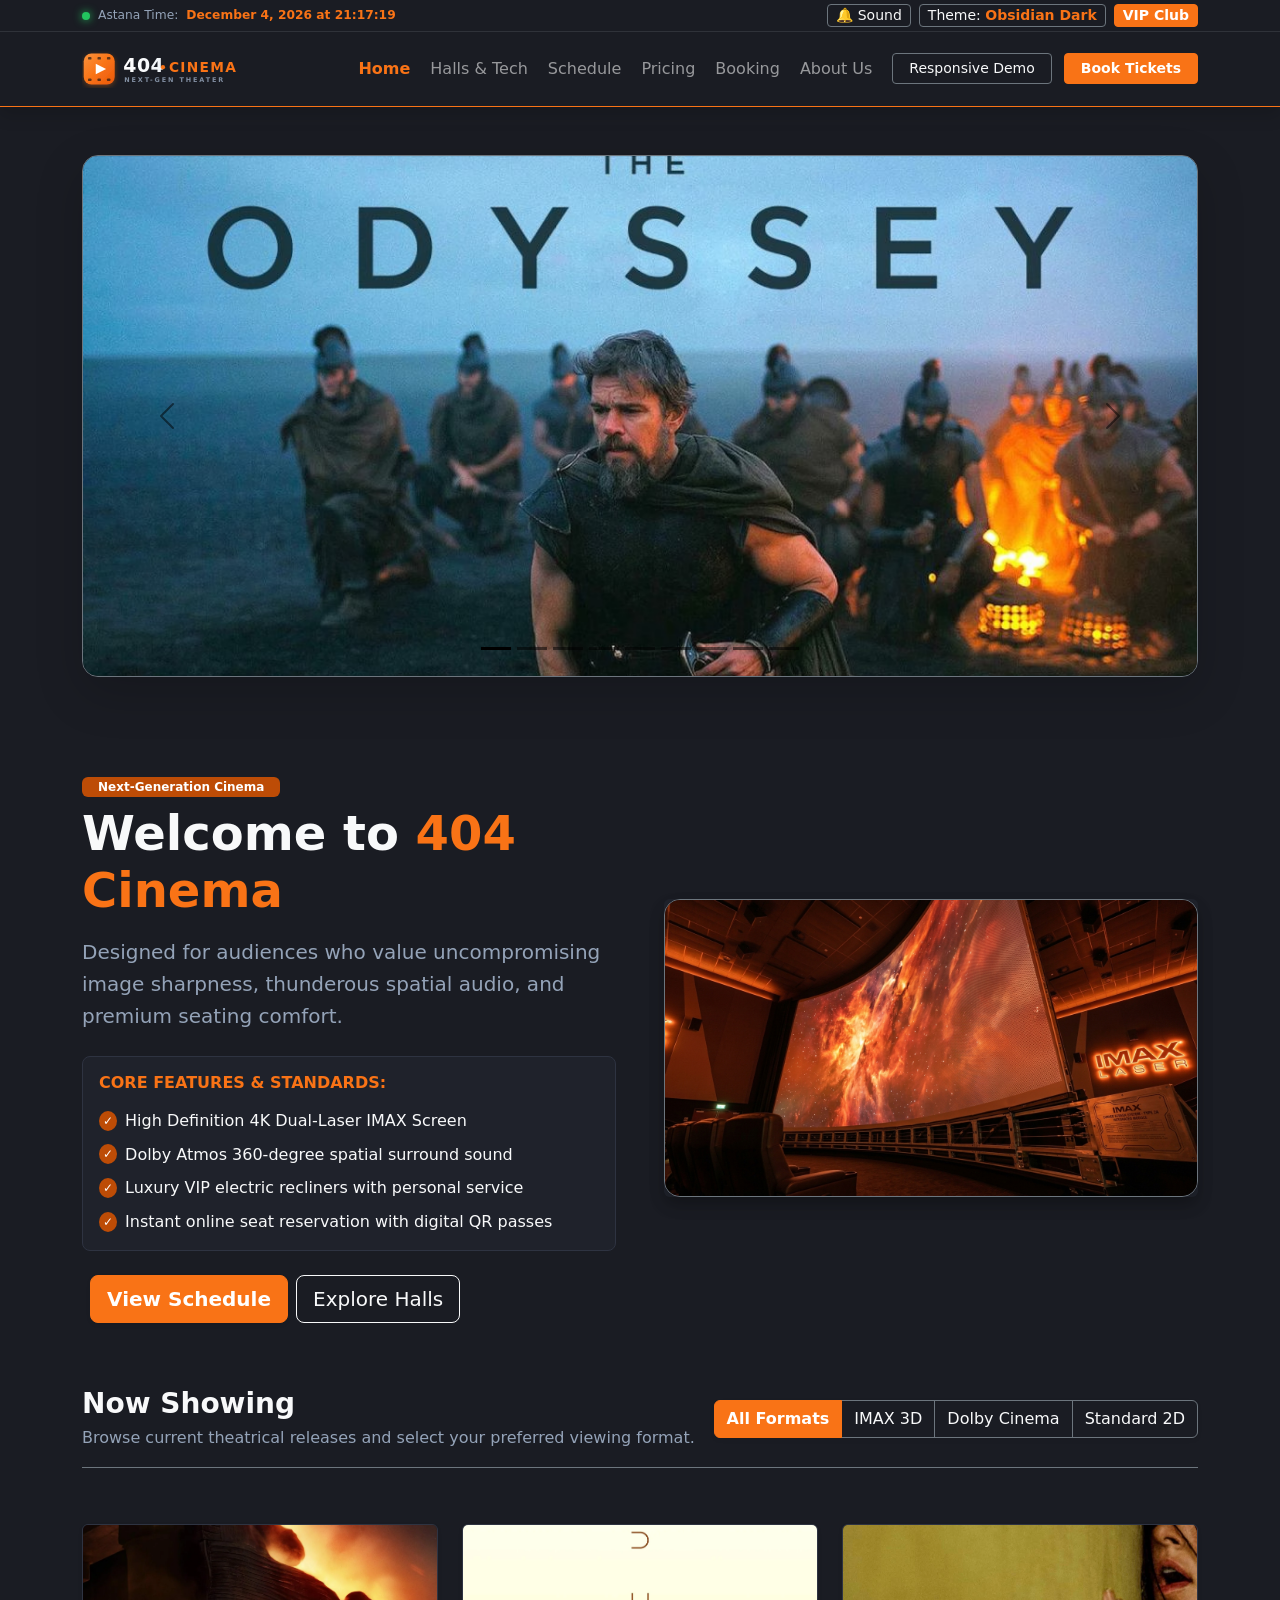
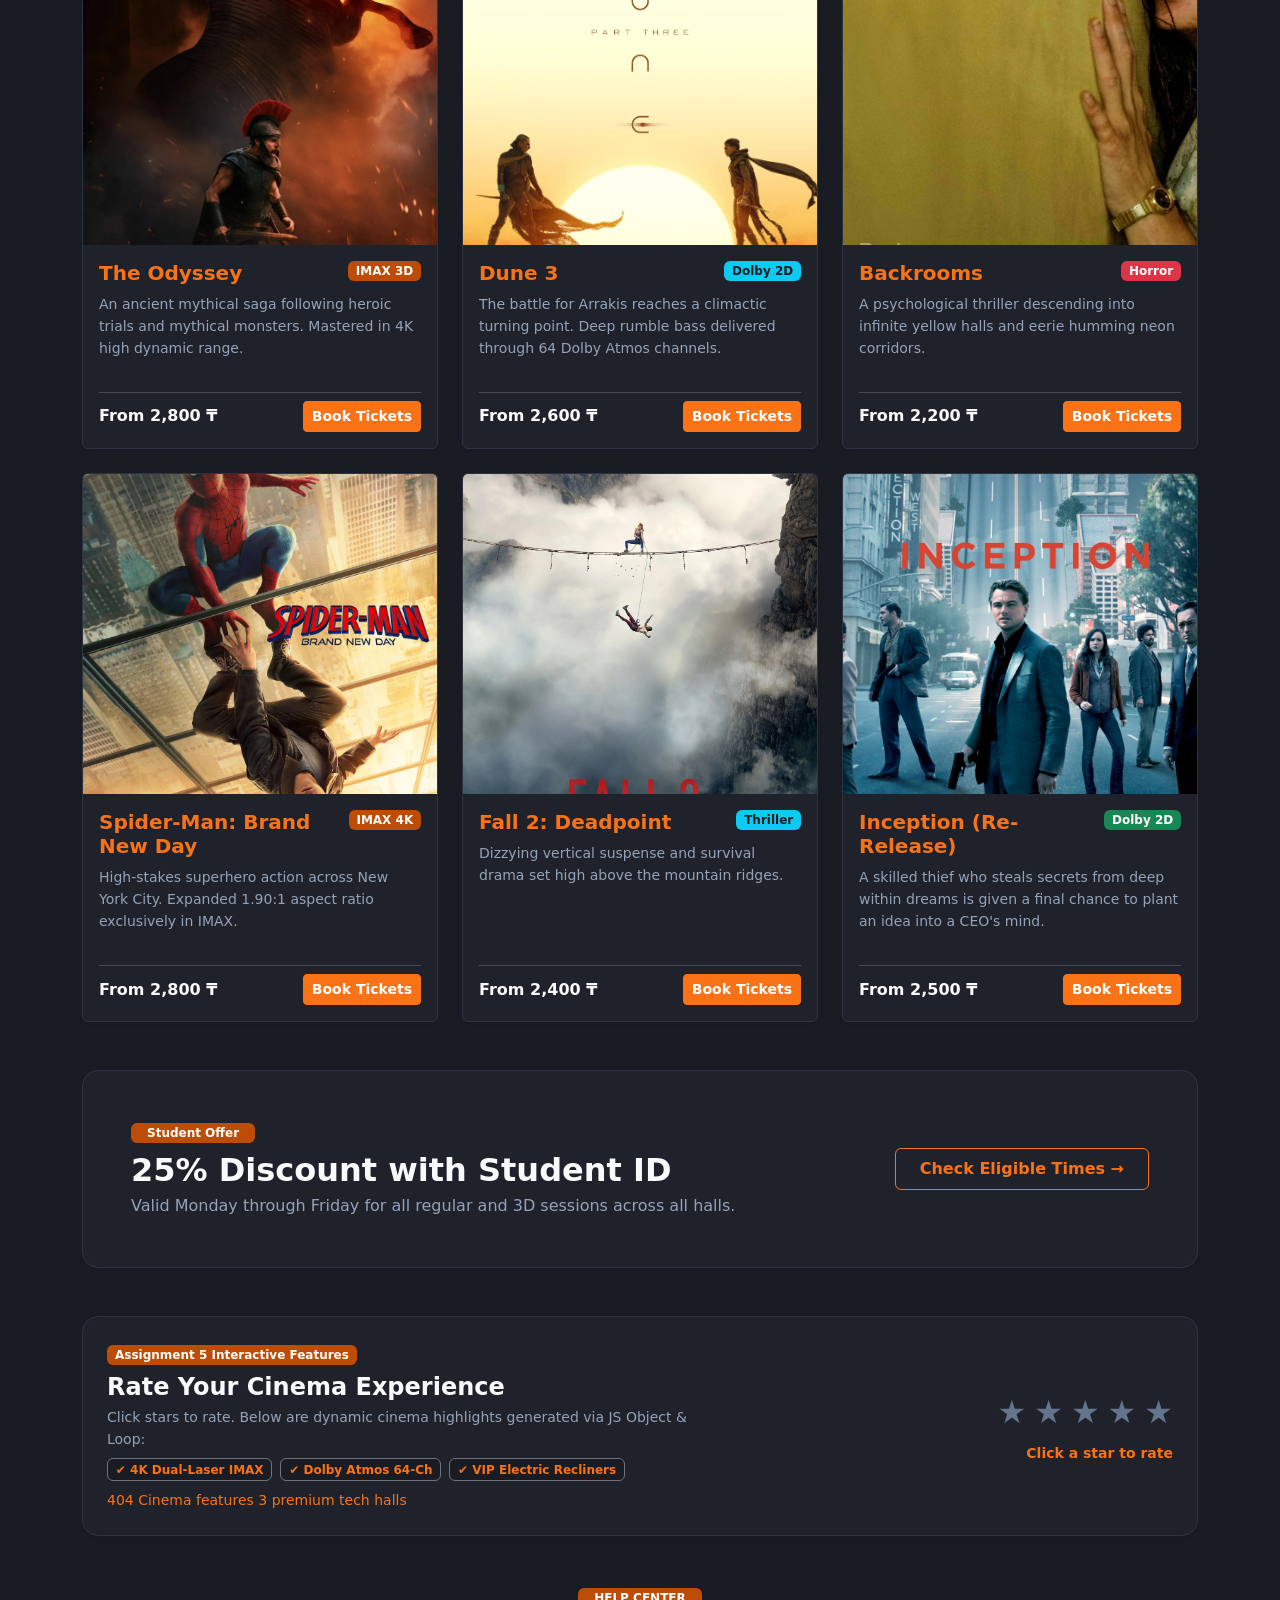
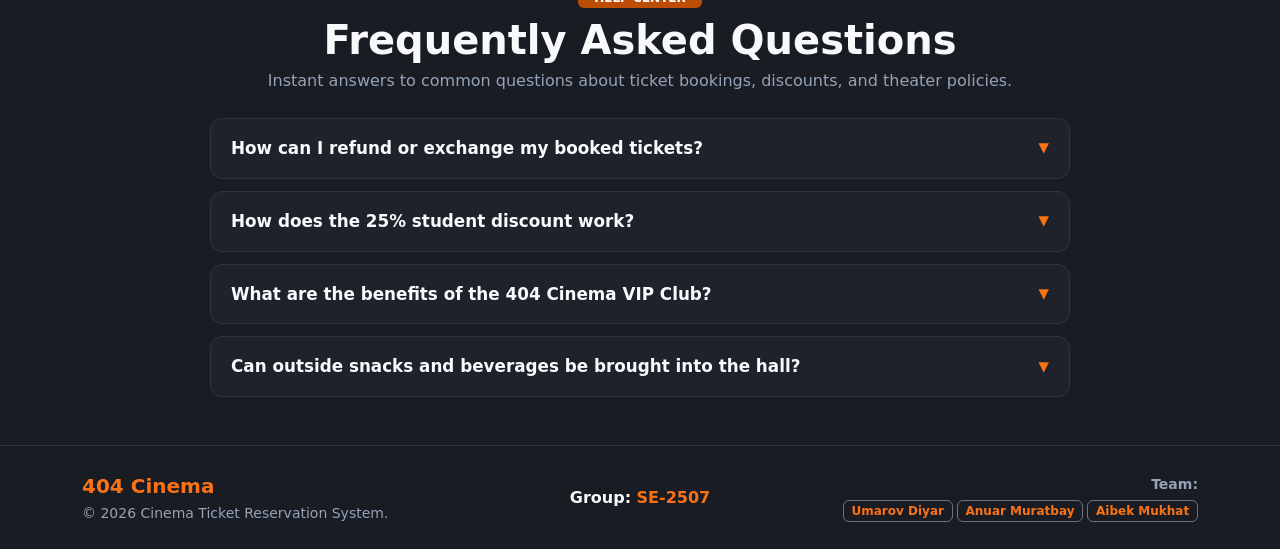
<file: index.html>
<!DOCTYPE html>
<html lang="en" data-bs-theme="dark">
<head>
  <!-- 
    Authors: Umarov Diyar, Anuar Muratbay, Aibek Mukhat
    Group: SE-2507
  -->
  <meta charset="UTF-8">
  <meta name="viewport" content="width=device-width, initial-scale=1.0">
  <title>404 Cinema - Ultimate Movie Experience</title>

  <!-- Bootstrap connection -->
  <link href="https://cdn.jsdelivr.net/npm/bootstrap@5.3.3/dist/css/bootstrap.min.css" rel="stylesheet" integrity="sha384-QWTKZyjpPEjISv5WaRU9OFeRpok6YctnYmDr5pNlyT2bRjXh0JMhjY6hW+ALEwIH" crossorigin="anonymous">

  <!-- Custom CSS -->
  <link rel="stylesheet" href="css/style.css">
</head>
<body class="bg-dark text-light d-flex flex-column min-vh-100">

  <!-- Main Navigation Bar & Header Utility -->
  <header class="sticky-top shadow">
    <!-- Utility Bar: Live Clock & Theme Switcher -->
    <div class="bg-black border-bottom border-secondary border-opacity-25 py-1 px-3 small text-secondary">
      <div class="container d-flex justify-content-between align-items-center flex-wrap gap-2">
        <!-- Live Clock -->
        <div class="d-flex align-items-center gap-2" id="liveClock">
          <span class="clock-pulse-dot" title="Live Clock Active"></span>
          <span class="text-secondary small">Astana Time:</span>
          <span id="clockText" class="fw-semibold text-warning small">Loading time...</span>
        </div>

        <!-- Theme Switcher, Sound & VIP Club Modal Trigger -->
        <div class="d-flex align-items-center gap-2 ms-auto">
          <button id="soundBtn" type="button" class="btn btn-sm btn-outline-secondary text-light py-0 px-2" title="Play notification sound">🔔 Sound</button>
          <button id="themeToggleBtn" type="button" class="btn btn-sm btn-outline-secondary text-light py-0 px-2" title="Click to switch background theme">
            <span class="d-none d-sm-inline">Theme:</span> <span id="themeNameLabel" class="text-warning fw-bold">Obsidian Dark</span>
          </button>
          <button type="button" class="btn btn-sm btn-warning text-white fw-bold py-0 px-2 js-open-modal" title="Open VIP Club Registration Form">
            VIP Club
          </button>
        </div>
      </div>
    </div>

    <nav class="navbar navbar-expand-lg navbar-dark bg-black border-bottom border-warning py-3" aria-label="Main Navigation">
      <div class="container">
        <a class="navbar-brand d-inline-flex align-items-center py-0" href="index.html" aria-label="404 Cinema Home">
          <img src="images/logo.svg" alt="404 Cinema" height="38" class="d-inline-block">
        </a>
        <button class="navbar-toggler border-warning" type="button" data-bs-toggle="collapse" data-bs-target="#navbarMain" aria-controls="navbarMain" aria-expanded="false" aria-label="Toggle navigation menu">
          <span class="navbar-toggler-icon"></span>
        </button>

        <div class="collapse navbar-collapse" id="navbarMain">
          <ul class="navbar-nav ms-auto mb-2 mb-lg-0 gap-lg-1 align-items-lg-center">
            <li class="nav-item">
              <a class="nav-link active fw-semibold text-warning" aria-current="page" href="index.html">Home</a>
            </li>
            <li class="nav-item">
              <a class="nav-link" href="halls.html">Halls &amp; Tech</a>
            </li>
            <li class="nav-item">
              <a class="nav-link" href="schedule.html">Schedule</a>
            </li>
            <li class="nav-item">
              <a class="nav-link" href="pricing.html">Pricing</a>
            </li>
            <li class="nav-item">
              <a class="nav-link" href="booking.html">Booking</a>
            </li>
            <li class="nav-item">
              <a class="nav-link" href="about.html">About Us</a>
            </li>
            <li class="nav-item ms-lg-2 mt-2 mt-lg-0">
              <a class="btn btn-outline-secondary btn-sm text-light px-3" href="media-queries.html" title="Pure CSS Media Queries Demonstration">
                Responsive Demo
              </a>
            </li>
            <li class="nav-item ms-lg-2 mt-2 mt-lg-0">
              <a class="btn btn-warning btn-sm text-white fw-bold px-3" href="booking.html">
                Book Tickets
              </a>
            </li>
          </ul>
        </div>
      </div>
    </nav>
  </header>

  <main class="flex-grow-1">

    <!-- Carousel-->
    <section class="container my-4 my-lg-5" aria-label="Featured Movie Premieres">
      <div id="cinemaHeroCarousel" class="carousel slide carousel-fade shadow-lg rounded-4 overflow-hidden border border-secondary" data-bs-ride="carousel" data-bs-interval="4500">
        <!-- 9 Indicators -->
        <div class="carousel-indicators">
          <button type="button" data-bs-target="#cinemaHeroCarousel" data-bs-slide-to="0" class="active" aria-current="true" aria-label="Slide 1: The Odyssey"></button>
          <button type="button" data-bs-target="#cinemaHeroCarousel" data-bs-slide-to="1" aria-label="Slide 2: Dune 3"></button>
          <button type="button" data-bs-target="#cinemaHeroCarousel" data-bs-slide-to="2" aria-label="Slide 3: Spider-Man"></button>
          <button type="button" data-bs-target="#cinemaHeroCarousel" data-bs-slide-to="3" aria-label="Slide 4: Fall 2"></button>
          <button type="button" data-bs-target="#cinemaHeroCarousel" data-bs-slide-to="4" aria-label="Slide 5: Backrooms"></button>
          <button type="button" data-bs-target="#cinemaHeroCarousel" data-bs-slide-to="5" aria-label="Slide 6: Inception"></button>
          <button type="button" data-bs-target="#cinemaHeroCarousel" data-bs-slide-to="6" aria-label="Slide 7: Interstellar"></button>
          <button type="button" data-bs-target="#cinemaHeroCarousel" data-bs-slide-to="7" aria-label="Slide 8: Avatar"></button>
          <button type="button" data-bs-target="#cinemaHeroCarousel" data-bs-slide-to="8" aria-label="Slide 9: The Batman"></button>
        </div>

        <!-- 9 Movie Slides -->
        <div class="carousel-inner">
          <div class="carousel-item active">
            <img src="images/the-odyssey-blu-ray-streaming-date.avif" class="d-block w-100 carousel-hero-img" alt="The Odyssey">
          </div>
          <div class="carousel-item">
            <img src="images/Dune-Part-Three-Horizontal-15-e1783535178816.webp" class="d-block w-100 carousel-hero-img" alt="Dune: Part Three">
          </div>
          <div class="carousel-item">
            <img src="images/spidermannew.jpg" class="d-block w-100 carousel-hero-img" alt="Spider-Man: Brand New Day">
          </div>
          <div class="carousel-item">
            <img src="images/fall_2_11zon_1789143597.webp" class="d-block w-100 carousel-hero-img" alt="Fall 2: Deadpoint">
          </div>
          <div class="carousel-item">
            <img src="images/backroomss.jpg" class="d-block w-100 carousel-hero-img" alt="Backrooms">
          </div>
          <div class="carousel-item">
            <img src="images/inception11.jpg" class="d-block w-100 carousel-hero-img" alt="Inception">
          </div>
          <div class="carousel-item">
            <img src="images/interstell.webp" class="d-block w-100 carousel-hero-img" alt="Interstellar">
          </div>
          <div class="carousel-item">
            <img src="images/avatar.jpg" class="d-block w-100 carousel-hero-img" alt="Avatar: Fire and Ash">
          </div>
          <div class="carousel-item">
            <img src="images/batman2.jpg" class="d-block w-100 carousel-hero-img" alt="The Batman: Part II">
          </div>
        </div>

        <!-- Controls -->
        <button class="carousel-control-prev" type="button" data-bs-target="#cinemaHeroCarousel" data-bs-slide="prev">
          <span class="carousel-control-prev-icon" aria-hidden="true"></span>
          <span class="visually-hidden">Previous</span>
        </button>
        <button class="carousel-control-next" type="button" data-bs-target="#cinemaHeroCarousel" data-bs-slide="next">
          <span class="carousel-control-next-icon" aria-hidden="true"></span>
          <span class="visually-hidden">Next</span>
        </button>
      </div>
    </section>

    <!-- Cinema Experience Intro (2-Column Grid col-lg-6) -->
    <section class="container py-4 py-lg-5" aria-labelledby="experience-heading">
      <div class="row align-items-center g-4 g-lg-5">
        <!-- Column 1 -->
        <div class="col-12 col-lg-6">
          <span class="badge bg-warning text-white mb-2 px-3 py-1">Next-Generation Cinema</span>
          <h1 id="experience-heading" class="display-5 fw-bold text-light mb-3">
            Welcome to <span class="text-warning">404 Cinema</span>
          </h1>
          <p class="lead text-secondary mb-4">
            Designed for audiences who value uncompromising image sharpness, thunderous spatial audio, and premium seating comfort.
          </p>

          <div class="card bg-secondary bg-opacity-10 border-secondary border-opacity-75 p-3 mb-4 rounded-3">
            <h4 class="h6 text-warning text-uppercase fw-bold mb-3">Core Features &amp; Standards:</h4>
            <ul class="list-unstyled mb-0 d-flex flex-column gap-2 text-light">
              <li class="d-flex align-items-center gap-2">
                <span class="badge bg-warning rounded-circle p-1 text-white">&check;</span> High Definition 4K Dual-Laser IMAX Screen
              </li>
              <li class="d-flex align-items-center gap-2">
                <span class="badge bg-warning rounded-circle p-1 text-white">&check;</span> Dolby Atmos 360-degree spatial surround sound
              </li>
              <li class="d-flex align-items-center gap-2">
                <span class="badge bg-warning rounded-circle p-1 text-white">&check;</span> Luxury VIP electric recliners with personal service
              </li>
              <li class="d-flex align-items-center gap-2">
                <span class="badge bg-warning rounded-circle p-1 text-white">&check;</span> Instant online seat reservation with digital QR passes
              </li>
            </ul>
          </div>

          <!-- Action Buttons -->
          <div class="d-flex flex-wrap gap-2 mt-lg-4 px-sm-2">
            <a href="schedule.html" class="btn btn-warning btn-lg fw-bold text-white shadow-sm">
              View Schedule
            </a>
            <a href="halls.html" class="btn btn-outline-light btn-lg">
              Explore Halls
            </a>
          </div>
        </div>

        <!-- Column 2 -->
        <div class="col-12 col-lg-6">
          <div class="card border-0 bg-transparent shadow">
            <img src="images/imax1.jpeg" class="img-fluid rounded-4 shadow border border-secondary" alt="404 Cinema Auditorium">
          </div>
        </div>
      </div>
    </section>

    <!-- Filter Controls Bar -->
    <section class="container pt-3 pb-2" aria-label="Format Filter Controls">
      <div class="d-flex flex-column flex-md-row justify-content-between align-items-md-center gap-3 border-bottom border-secondary pb-3">
        <div>
          <h2 class="h3 fw-bold text-light mb-1">Now Showing</h2>
          <p class="text-secondary mb-0">Browse current theatrical releases and select your preferred viewing format.</p>
        </div>

        <!-- Button Group for Format Filter (Controlled via JS Switch Statement) -->
        <div class="btn-group shadow-sm" role="group" aria-label="Movie Format Filter" id="movieFormatFilterGroup">
          <button type="button" class="btn btn-warning active fw-semibold text-white format-filter-btn" data-filter="all">All Formats</button>
          <button type="button" class="btn btn-outline-secondary text-light format-filter-btn" data-filter="imax">IMAX 3D</button>
          <button type="button" class="btn btn-outline-secondary text-light format-filter-btn" data-filter="dolby">Dolby Cinema</button>
          <button type="button" class="btn btn-outline-secondary text-light format-filter-btn" data-filter="standard">Standard 2D</button>
        </div>
      </div>
    </section>

    <!-- Now Showing: 6 Movies in 3-Column Grid (col-lg-4) -->
    <section class="container py-4 py-lg-5" aria-label="Now Showing Movie Cards">
      <div class="row g-4" id="movieCardsGrid">

        <!-- Movie 1 -->
        <div class="col-12 col-md-6 col-lg-4 movie-card-item" data-category="imax">
          <div class="card h-100 bg-secondary bg-opacity-10 border-secondary border-opacity-75 shadow-sm hover-card">
            <img src="images/i.webp" class="card-img-top object-fit-cover" style="height: 320px;" alt="The Odyssey">
            <div class="card-body d-flex flex-column">
              <div class="d-flex justify-content-between align-items-start mb-2">
                <h5 class="card-title text-warning fw-bold mb-0">The Odyssey</h5>
                <span class="badge bg-warning">IMAX 3D</span>
              </div>
              <p class="card-text text-secondary small flex-grow-1">
                An ancient mythical saga following heroic trials and mythical monsters. Mastered in 4K high dynamic range.
              </p>
              <div class="d-flex justify-content-between align-items-center mt-3 pt-2 border-top border-secondary border-opacity-50">
                <span class="fw-bold text-light">From 2,800 ₸</span>
                <a href="booking.html" class="btn btn-warning btn-sm fw-semibold text-white">Book Tickets</a>
              </div>
            </div>
          </div>
        </div>

        <!-- Movie 2 -->
        <div class="col-12 col-md-6 col-lg-4 movie-card-item" data-category="dolby">
          <div class="card h-100 bg-secondary bg-opacity-10 border-secondary border-opacity-75 shadow-sm hover-card">
            <img src="images/dune.webp" class="card-img-top object-fit-cover" style="height: 320px;" alt="Dune 3">
            <div class="card-body d-flex flex-column">
              <div class="d-flex justify-content-between align-items-start mb-2">
                <h5 class="card-title text-warning fw-bold mb-0">Dune 3</h5>
                <span class="badge bg-info text-dark">Dolby 2D</span>
              </div>
              <p class="card-text text-secondary small flex-grow-1">
                The battle for Arrakis reaches a climactic turning point. Deep rumble bass delivered through 64 Dolby Atmos channels.
              </p>
              <div class="d-flex justify-content-between align-items-center mt-3 pt-2 border-top border-secondary border-opacity-50">
                <span class="fw-bold text-light">From 2,600 ₸</span>
                <a href="booking.html" class="btn btn-warning btn-sm fw-semibold text-white">Book Tickets</a>
              </div>
            </div>
          </div>
        </div>

        <!-- Movie 3 -->
        <div class="col-12 col-md-6 col-lg-4 movie-card-item" data-category="standard">
          <div class="card h-100 bg-secondary bg-opacity-10 border-secondary border-opacity-75 shadow-sm hover-card">
            <img src="images/backrooms.jpg" class="card-img-top object-fit-cover" style="height: 320px;" alt="Backrooms">
            <div class="card-body d-flex flex-column">
              <div class="d-flex justify-content-between align-items-start mb-2">
                <h5 class="card-title text-warning fw-bold mb-0">Backrooms</h5>
                <span class="badge bg-danger">Horror</span>
              </div>
              <p class="card-text text-secondary small flex-grow-1">
                A psychological thriller descending into infinite yellow halls and eerie humming neon corridors.
              </p>
              <div class="d-flex justify-content-between align-items-center mt-3 pt-2 border-top border-secondary border-opacity-50">
                <span class="fw-bold text-light">From 2,200 ₸</span>
                <a href="booking.html" class="btn btn-warning btn-sm fw-semibold text-white">Book Tickets</a>
              </div>
            </div>
          </div>
        </div>

        <!-- Movie 4 -->
        <div class="col-12 col-md-6 col-lg-4 movie-card-item" data-category="imax">
          <div class="card h-100 bg-secondary bg-opacity-10 border-secondary border-opacity-75 shadow-sm hover-card">
            <img src="images/spider.jpg" class="card-img-top object-fit-cover" style="height: 320px;" alt="Spider-Man: Brand New Day">
            <div class="card-body d-flex flex-column">
              <div class="d-flex justify-content-between align-items-start mb-2">
                <h5 class="card-title text-warning fw-bold mb-0">Spider-Man: Brand New Day</h5>
                <span class="badge bg-warning">IMAX 4K</span>
              </div>
              <p class="card-text text-secondary small flex-grow-1">
                High-stakes superhero action across New York City. Expanded 1.90:1 aspect ratio exclusively in IMAX.
              </p>
              <div class="d-flex justify-content-between align-items-center mt-3 pt-2 border-top border-secondary border-opacity-50">
                <span class="fw-bold text-light">From 2,800 ₸</span>
                <a href="booking.html" class="btn btn-warning btn-sm fw-semibold text-white">Book Tickets</a>
              </div>
            </div>
          </div>
        </div>

        <!-- Movie 5 -->
        <div class="col-12 col-md-6 col-lg-4 movie-card-item" data-category="dolby">
          <div class="card h-100 bg-secondary bg-opacity-10 border-secondary border-opacity-75 shadow-sm hover-card">
            <img src="images/fall.jpg" class="card-img-top object-fit-cover" style="height: 320px;" alt="Fall 2: Deadpoint">
            <div class="card-body d-flex flex-column">
              <div class="d-flex justify-content-between align-items-start mb-2">
                <h5 class="card-title text-warning fw-bold mb-0">Fall 2: Deadpoint</h5>
                <span class="badge bg-info text-dark">Thriller</span>
              </div>
              <p class="card-text text-secondary small flex-grow-1">
                Dizzying vertical suspense and survival drama set high above the mountain ridges.
              </p>
              <div class="d-flex justify-content-between align-items-center mt-3 pt-2 border-top border-secondary border-opacity-50">
                <span class="fw-bold text-light">From 2,400 ₸</span>
                <a href="booking.html" class="btn btn-warning btn-sm fw-semibold text-white">Book Tickets</a>
              </div>
            </div>
          </div>
        </div>

        <!-- Movie 6 -->
        <div class="col-12 col-md-6 col-lg-4 movie-card-item" data-category="dolby">
          <div class="card h-100 bg-secondary bg-opacity-10 border-secondary border-opacity-75 shadow-sm hover-card">
            <img src="images/inception11.jpg" class="card-img-top object-fit-cover" style="height: 320px;" alt="Inception Anniversary Screening">
            <div class="card-body d-flex flex-column">
              <div class="d-flex justify-content-between align-items-start mb-2">
                <h5 class="card-title text-warning fw-bold mb-0">Inception (Re-Release)</h5>
                <span class="badge bg-success">Dolby 2D</span>
              </div>
              <p class="card-text text-secondary small flex-grow-1">
                A skilled thief who steals secrets from deep within dreams is given a final chance to plant an idea into a CEO's mind.
              </p>
              <div class="d-flex justify-content-between align-items-center mt-3 pt-2 border-top border-secondary border-opacity-50">
                <span class="fw-bold text-light">From 2,500 ₸</span>
                <a href="booking.html" class="btn btn-warning btn-sm fw-semibold text-white">Book Tickets</a>
              </div>
            </div>
          </div>
        </div>

      </div>
    </section>

    <!-- Student Discount Section -->
    <section class="container pb-5">
      <div class="card p-4 p-md-5 rounded-4 shadow-sm d-flex flex-column flex-md-row justify-content-between align-items-md-center gap-3">
        <div>
          <span class="badge bg-warning px-3 py-1 mb-2 fw-bold text-white">Student Offer</span>
          <h3 class="h2 fw-bold text-light mb-1">25% Discount with Student ID</h3>
          <p class="text-secondary mb-0">Valid Monday through Friday for all regular and 3D sessions across all halls.</p>
        </div>
        <a href="schedule.html" class="btn btn-outline-warning px-4 py-2 fw-semibold">
          Check Eligible Times &rarr;
        </a>
      </div>
    </section>

    <!-- Assignment 5: Interactive Rating & Dynamic Highlights -->
    <section class="container pb-5" aria-label="Audience Experience Rating">
      <div class="card p-4 rounded-4 shadow-sm bg-secondary bg-opacity-10 border-secondary border-opacity-75">
        <div class="row align-items-center g-3">
          <div class="col-12 col-md-7">
            <span class="badge bg-warning text-white fw-bold px-2 py-1 mb-2">Assignment 5 Interactive Features</span>
            <h3 class="h4 fw-bold text-light mb-1">Rate Your Cinema Experience</h3>
            <p class="text-secondary small mb-2">Click stars to rate. Below are dynamic cinema highlights generated via JS Object &amp; Loop:</p>
            <div id="dynamicHighlights" class="d-flex flex-wrap gap-2 mb-2"></div>
            <div id="cinemaInfoSummary" class="text-warning small"></div>
            <div id="keyboardNavNotice" class="badge bg-warning text-white mt-2 d-none"></div>
          </div>
          <div class="col-12 col-md-5 text-md-end">
            <div class="star-rating d-inline-flex gap-2 fs-2 text-secondary mb-1" id="cinemaStarRating" role="group" aria-label="Star Rating">
              <span class="star-item" data-value="1" role="button" tabindex="0" title="1 Star">★</span>
              <span class="star-item" data-value="2" role="button" tabindex="0" title="2 Stars">★</span>
              <span class="star-item" data-value="3" role="button" tabindex="0" title="3 Stars">★</span>
              <span class="star-item" data-value="4" role="button" tabindex="0" title="4 Stars">★</span>
              <span class="star-item" data-value="5" role="button" tabindex="0" title="5 Stars">★</span>
            </div>
            <div id="ratingFeedback" class="small fw-semibold text-warning">Click a star to rate</div>
          </div>
        </div>
      </div>
    </section>

    <!-- Frequently Asked Questions Accordion -->
    <section class="container pb-5" aria-label="Frequently Asked Questions">
      <div class="text-center mb-4">
        <span class="badge bg-warning text-white text-uppercase px-3 py-1 fw-bold mb-2">Help Center</span>
        <h2 class="display-6 fw-bold text-light mb-1">Frequently Asked Questions</h2>
        <p class="text-secondary">Instant answers to common questions about ticket bookings, discounts, and theater policies.</p>
      </div>

      <div class="cinema-accordion mx-auto" style="max-width: 860px;">
        <!-- FAQ Item 1 -->
        <div class="cinema-accordion-item">
          <button class="cinema-accordion-header" type="button">
            <span>How can I refund or exchange my booked tickets?</span>
            <span class="accordion-icon">&#9660;</span>
          </button>
          <div class="cinema-accordion-body">
            <div class="cinema-accordion-body-inner">
              Online ticket reservations can be refunded or exchanged up to 2 hours before the movie screening begins. Simply enter your booking reference code in your profile or show your digital voucher at the box office desk.
            </div>
          </div>
        </div>

        <!-- FAQ Item 2 -->
        <div class="cinema-accordion-item">
          <button class="cinema-accordion-header" type="button">
            <span>How does the 25% student discount work?</span>
            <span class="accordion-icon">&#9660;</span>
          </button>
          <div class="cinema-accordion-body">
            <div class="cinema-accordion-body-inner">
              The student discount applies Monday through Friday to all Standard 2D, 3D, and IMAX sessions. Simply select the student checkbox during booking and present your valid university student ID card at the auditorium entrance.
            </div>
          </div>
        </div>

        <!-- FAQ Item 3 -->
        <div class="cinema-accordion-item">
          <button class="cinema-accordion-header" type="button">
            <span>What are the benefits of the 404 Cinema VIP Club?</span>
            <span class="accordion-icon">&#9660;</span>
          </button>
          <div class="cinema-accordion-body">
            <div class="cinema-accordion-body-inner">
              Club members get 10% bonus cashback on every ticket, free popcorn refills on Thursdays, and exclusive access to premiere pre-screenings with VIP recliner seating.
            </div>
          </div>
        </div>

        <!-- FAQ Item 4 -->
        <div class="cinema-accordion-item">
          <button class="cinema-accordion-header" type="button">
            <span>Can outside snacks and beverages be brought into the hall?</span>
            <span class="accordion-icon">&#9660;</span>
          </button>
          <div class="cinema-accordion-body">
            <div class="cinema-accordion-body-inner">
              Guests may bring standard personal drinks and light snacks. Hot prepared meals, fast food, and glass containers are strictly prohibited inside our laser auditoriums to preserve guest comfort and seat upholstery.
            </div>
          </div>
        </div>
      </div>
    </section>

  </main>

  <!-- Footer -->
  <footer class="bg-black text-light py-4 border-top border-secondary mt-auto" aria-label="Site Footer">
    <div class="container text-center">
      <div class="row gy-3 align-items-center">
        <div class="col-12 col-md-4 text-md-start">
          <span class="fw-bold text-warning fs-5">404 Cinema</span>
          <p class="text-secondary small mb-0">&copy; 2026 Cinema Ticket Reservation System.</p>
        </div>
        <div class="col-12 col-md-4">
          <p class="text-light fw-semibold mb-0">Group: <span class="text-warning">SE-2507</span></p>
        </div>
        <div class="col-12 col-md-4 text-md-end">
          <div class="small text-secondary mb-1"><strong>Team:</strong></div>
          <div class="d-flex justify-content-center justify-content-md-end gap-1 flex-wrap">
            <span class="badge bg-dark border border-secondary text-warning">Umarov Diyar</span>
            <span class="badge bg-dark border border-secondary text-warning">Anuar Muratbay</span>
            <span class="badge bg-dark border border-secondary text-warning">Aibek Mukhat</span>
          </div>
        </div>
      </div>
    </div>
  </footer>

  <!-- VIP Club Registration Modal -->
  <div id="cinemaModal" class="cinema-modal-overlay" role="dialog" aria-modal="true" aria-hidden="true" aria-labelledby="modalTitle">
    <div class="cinema-modal-container">
      
      <!-- Modal Header -->
      <div class="cinema-modal-header">
        <div>
          <span class="badge bg-warning text-white mb-1">VIP Privilege</span>
          <h3 class="h5 fw-bold text-light mb-0" id="modalTitle">Join 404 Cinema Club</h3>
        </div>
        <button id="closeModalBtn" type="button" class="cinema-modal-close-btn" aria-label="Close popup">&times;</button>
      </div>

      <!-- Modal Body -->
      <div class="cinema-modal-body">
        <!-- Success Alert banner -->
        <div id="formSuccessAlert" class="alert alert-success d-none mb-3 py-2 px-3 small" role="alert"></div>

        <p class="text-secondary small mb-3">
          Sign up to receive 15% off your next ticket booking, weekly premiere invitations, and secret concessions vouchers.
        </p>

        <!-- Registration Form -->
        <form id="clubRegistrationForm" novalidate>
          
          <!-- Full Name -->
          <div class="mb-3">
            <label for="regName" class="form-label small fw-semibold text-light">Full Name *</label>
            <input type="text" class="form-control bg-dark border-secondary text-light" id="regName" placeholder="e.g. Diyar Umarov" required>
            <div class="invalid-feedback small"></div>
          </div>

          <!-- Email -->
          <div class="mb-3">
            <label for="regEmail" class="form-label small fw-semibold text-light">Email Address *</label>
            <input type="email" class="form-control bg-dark border-secondary text-light" id="regEmail" placeholder="name@domain.com" required>
            <div class="invalid-feedback small"></div>
          </div>

          <!-- Password -->
          <div class="mb-3">
            <label for="regPassword" class="form-label small fw-semibold text-light">Password * <span class="text-secondary font-monospace">(min 8 chars)</span></label>
            <input type="password" class="form-control bg-dark border-secondary text-light" id="regPassword" placeholder="Create strong password" required>
            <div class="invalid-feedback small"></div>
          </div>

          <!-- Confirm Password -->
          <div class="mb-3">
            <label for="regConfirmPassword" class="form-label small fw-semibold text-light">Confirm Password *</label>
            <input type="password" class="form-control bg-dark border-secondary text-light" id="regConfirmPassword" placeholder="Repeat your password" required>
            <div class="invalid-feedback small"></div>
          </div>

          <!-- Terms Checkbox -->
          <div class="form-check mb-4">
            <input class="form-check-input" type="checkbox" id="regTerms" required>
            <label class="form-check-label text-secondary small" for="regTerms">
              I accept the <a href="about.html" class="text-warning text-decoration-none">Club Membership Terms</a> and privacy policy.
            </label>
            <div class="invalid-feedback small"></div>
          </div>

          <!-- Submit Button -->
          <button type="submit" class="btn btn-warning w-100 fw-bold text-white py-2 shadow-sm">
            Create VIP Account &rarr;
          </button>
        </form>
      </div>

    </div>
  </div>

  <!-- Bootstrap 5 Bundle JS -->
  <script src="https://cdn.jsdelivr.net/npm/bootstrap@5.3.3/dist/js/bootstrap.bundle.min.js" integrity="sha384-YvpcrYf0tY3lHB60NNkmXc5s9fDVZLESaAA55NDzOxhy9GkcIdslK1eN7N6jIeHz" crossorigin="anonymous"></script>

  <!-- Custom Scripts -->
  <script src="js/main.js"></script>
</body>
</html>
</file>
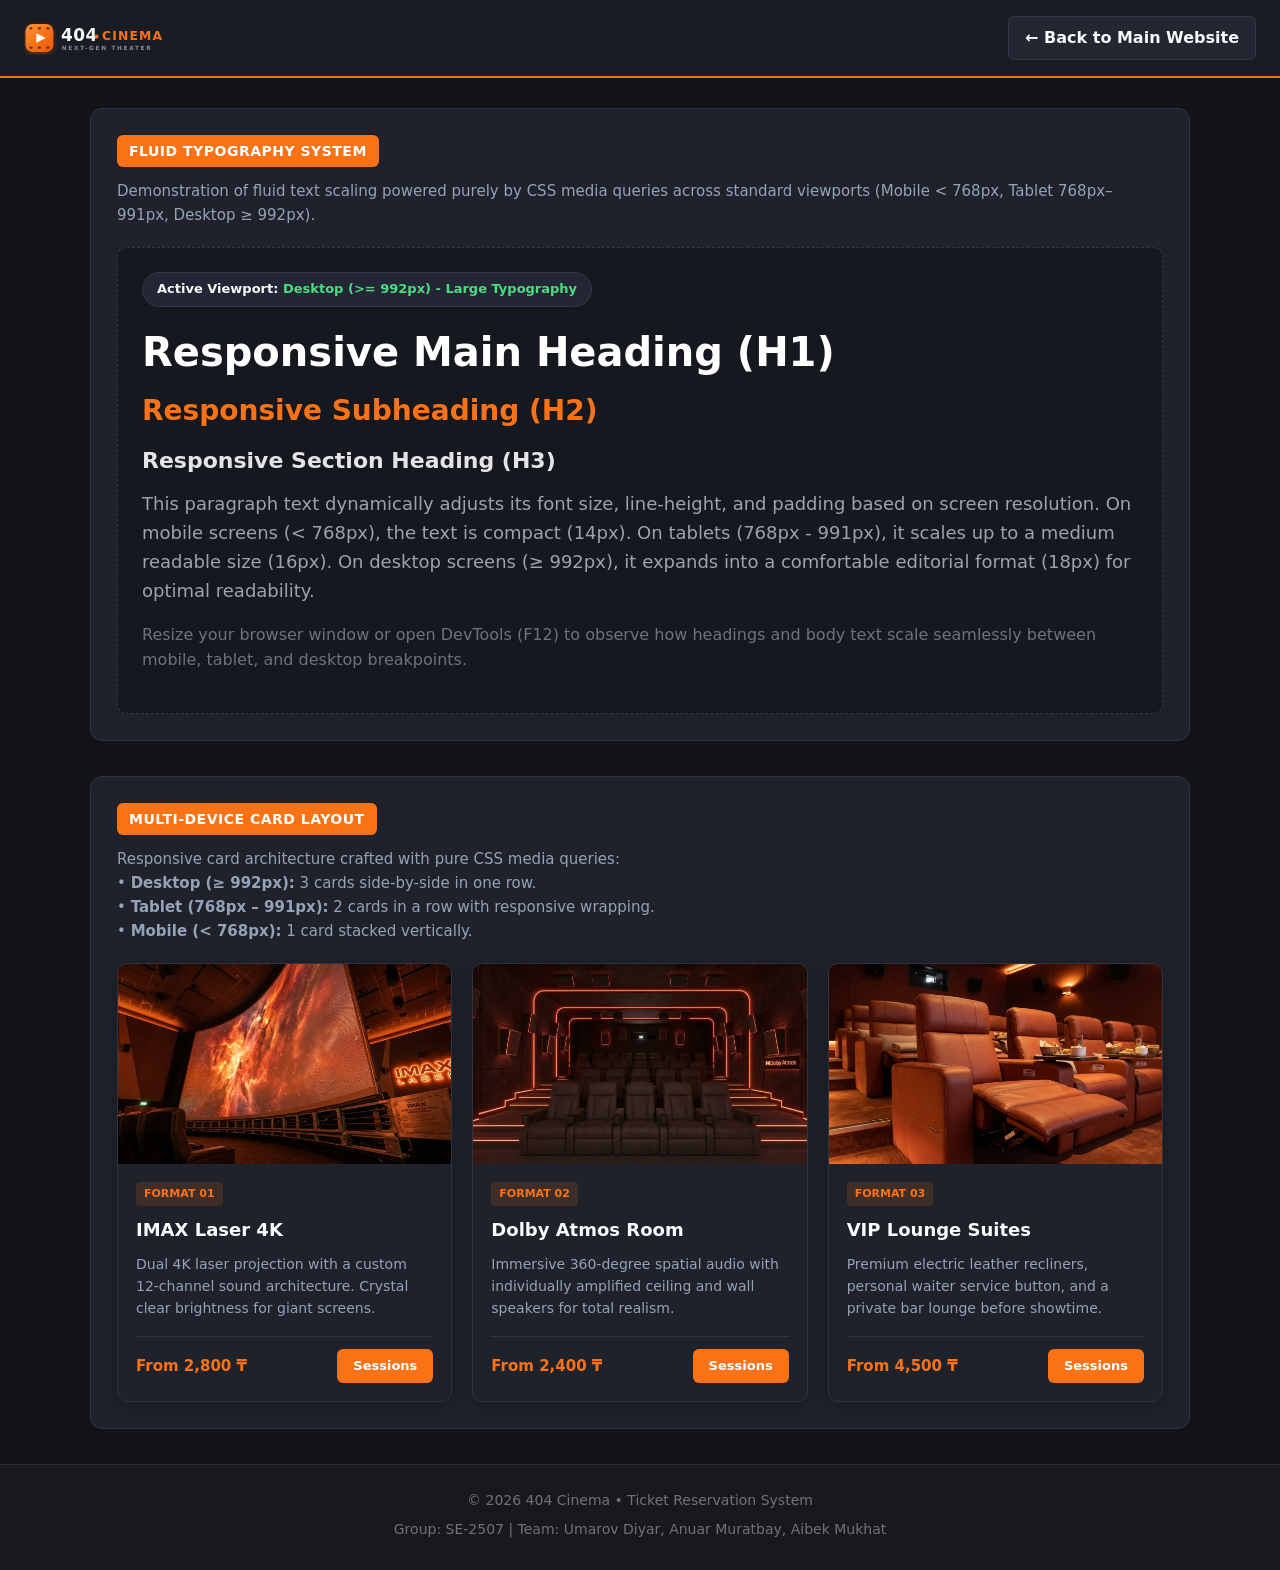
<file: media-queries.html>
<!DOCTYPE html>
<html lang="en">
<head>
  <!-- 
    Authors: Umarov Diyar, Anuar Muratbay, Aibek Mukhat
    Group: SE-2507
    Responsive Media Queries Showcase
  -->
  <meta charset="UTF-8">
  <meta name="viewport" content="width=device-width, initial-scale=1.0">
  <title>Media Queries Demo - 404 Cinema</title>
  <link rel="stylesheet" href="css/media-queries.css">
</head>
<body>

  <!-- Top Navigation (Pure CSS) -->
  <header class="custom-header">
    <div class="logo">
      <a href="index.html" class="d-inline-flex align-items-center text-decoration-none">
        <img src="images/logo.svg" alt="404 Cinema" height="34" style="vertical-align: middle;">
      </a>
    </div>
    <nav>
      <ul class="custom-nav-links">
        <li><a href="index.html">&larr; Back to Main Website</a></li>
      </ul>
    </nav>
  </header>

  <main class="mq-container">

    <!-- Section 1: Responsive Typography -->
    <section class="task-section">
      <div class="task-badge">Fluid Typography System</div>
      <p class="task-description">
        Demonstration of fluid text scaling powered purely by CSS media queries across standard viewports (Mobile &lt; 768px, Tablet 768px&ndash;991px, Desktop &ge; 992px).
      </p>

      <div class="demo-box typography-demo">
        <div class="screen-indicator">
          Active Viewport: <span class="indicator-text"></span>
        </div>

        <h1 class="responsive-heading-1">Responsive Main Heading (H1)</h1>
        <h2 class="responsive-heading-2">Responsive Subheading (H2)</h2>
        <h3 class="responsive-heading-3">Responsive Section Heading (H3)</h3>
        <p class="responsive-paragraph">
          This paragraph text dynamically adjusts its font size, line-height, and padding based on screen resolution. On mobile screens (&lt; 768px), the text is compact (14px). On tablets (768px - 991px), it scales up to a medium readable size (16px). On desktop screens (&ge; 992px), it expands into a comfortable editorial format (18px) for optimal readability.
        </p>
        <p class="responsive-paragraph secondary">
          Resize your browser window or open DevTools (F12) to observe how headings and body text scale seamlessly between mobile, tablet, and desktop breakpoints.
        </p>
      </div>
    </section>

    <!-- Section 2: Card Group (Pure CSS, No Bootstrap) -->
    <section class="task-section">
      <div class="task-badge">Multi-Device Card Layout</div>
      <p class="task-description">
        Responsive card architecture crafted with pure CSS media queries:
        <br>&bull; <strong>Desktop (&ge; 992px):</strong> 3 cards side-by-side in one row.
        <br>&bull; <strong>Tablet (768px &ndash; 991px):</strong> 2 cards in a row with responsive wrapping.
        <br>&bull; <strong>Mobile (&lt; 768px):</strong> 1 card stacked vertically.
      </p>

      <div class="pure-css-card-group">
        <!-- Card 1 -->
        <article class="pure-card">
          <div class="pure-card-image">
            <img src="images/imax1.jpeg" alt="IMAX Laser Auditorium">
          </div>
          <div class="pure-card-body">
            <span class="pure-tag">Format 01</span>
            <h3 class="pure-card-title">IMAX Laser 4K</h3>
            <p class="pure-card-text">
              Dual 4K laser projection with a custom 12-channel sound architecture. Crystal clear brightness for giant screens.
            </p>
            <div class="pure-card-footer">
              <span class="pure-price">From 2,800 ₸</span>
              <a href="schedule.html" class="pure-btn">Sessions</a>
            </div>
          </div>
        </article>

        <!-- Card 2 -->
        <article class="pure-card">
          <div class="pure-card-image">
            <img src="images/dolby1.jpeg" alt="Dolby Atmos Sound System">
          </div>
          <div class="pure-card-body">
            <span class="pure-tag">Format 02</span>
            <h3 class="pure-card-title">Dolby Atmos Room</h3>
            <p class="pure-card-text">
              Immersive 360-degree spatial audio with individually amplified ceiling and wall speakers for total realism.
            </p>
            <div class="pure-card-footer">
              <span class="pure-price">From 2,400 ₸</span>
              <a href="schedule.html" class="pure-btn">Sessions</a>
            </div>
          </div>
        </article>

        <!-- Card 3 -->
        <article class="pure-card">
          <div class="pure-card-image">
            <img src="images/reclainer1.jpeg" alt="VIP Leather Recliners">
          </div>
          <div class="pure-card-body">
            <span class="pure-tag">Format 03</span>
            <h3 class="pure-card-title">VIP Lounge Suites</h3>
            <p class="pure-card-text">
              Premium electric leather recliners, personal waiter service button, and a private bar lounge before showtime.
            </p>
            <div class="pure-card-footer">
              <span class="pure-price">From 4,500 ₸</span>
              <a href="schedule.html" class="pure-btn">Sessions</a>
            </div>
          </div>
        </article>
      </div>
    </section>

  </main>

  <footer class="custom-footer">
    <p>&copy; 2026 404 Cinema &bull; Ticket Reservation System</p>
    <p>Group: SE-2507 | Team: Umarov Diyar, Anuar Muratbay, Aibek Mukhat</p>
  </footer>

</body>
</html>
</file>
<file: css/media-queries.css>
* {
  margin: 0;
  padding: 0;
  box-sizing: border-box;
}

body {
  font-family: system-ui, -apple-system, BlinkMacSystemFont, 'Segoe UI', Roboto, sans-serif;
  background-color: #121316;
  color: #f8fafc;
  line-height: 1.6;
}

/* Header & Navigation */
.custom-header {
  background-color: #1a1c23;
  padding: 16px 24px;
  display: flex;
  justify-content: space-between;
  align-items: center;
  border-bottom: 2px solid #f97316;
  gap: 12px;
}

.logo {
  font-size: 19px;
  font-weight: 700;
  color: #f97316;
  white-space: nowrap;
}

.custom-nav-links {
  list-style: none;
  display: flex;
  gap: 12px;
  margin: 0;
  padding: 0;
}

.custom-nav-links a {
  color: #f8fafc;
  text-decoration: none;
  font-weight: 600;
  padding: 8px 16px;
  border-radius: 6px;
  background-color: #242732;
  border: 1px solid #333847;
  transition: all 0.2s ease;
  white-space: nowrap;
  display: inline-block;
}

.custom-nav-links a:hover {
  background-color: #f97316;
  color: #ffffff;
  border-color: #f97316;
}

@media screen and (max-width: 640px) {
  .custom-header {
    flex-direction: column;
    align-items: stretch;
    text-align: center;
    padding: 14px 16px;
  }
  .logo {
    white-space: normal;
  }
  .custom-nav-links {
    width: 100%;
  }
  .custom-nav-links a {
    width: 100%;
    text-align: center;
  }
}

/* Container */
.mq-container {
  max-width: 1140px;
  margin: 30px auto;
  padding: 0 20px;
}

.task-section {
  background: #1f222b;
  border: 1px solid #2e3341;
  border-radius: 12px;
  padding: 26px;
  margin-bottom: 35px;
}

.task-badge {
  display: inline-block;
  background: #f97316;
  color: #ffffff;
  padding: 5px 12px;
  border-radius: 6px;
  font-weight: 700;
  font-size: 14px;
  margin-bottom: 12px;
  text-transform: uppercase;
  letter-spacing: 0.5px;
}

.task-description {
  color: #94a3b8;
  font-size: 15px;
  margin-bottom: 20px;
  line-height: 1.6;
}

.demo-box {
  background: #161820;
  border: 1px dashed #333847;
  border-radius: 10px;
  padding: 24px;
  position: relative;
}

/* Visual Screen Mode Indicator */
.screen-indicator {
  display: inline-block;
  background: #232634;
  color: #f8fafc;
  padding: 6px 14px;
  border-radius: 20px;
  font-size: 13px;
  font-weight: 600;
  margin-bottom: 20px;
  border: 1px solid #333847;
}

/* =========================================================
   RESPONSIVE TYPOGRAPHY (MEDIA QUERIES)
   - Mobile: Small font size (< 768px)
   - Tablet: Medium font size (768px - 991px)
   - Desktop: Large font size (>= 992px)
   ========================================================= */

/* Mobile First Base / Small (< 768px) */
.screen-indicator .indicator-text::after {
  content: "Mobile (< 768px) - Small Typography";
  color: #38bdf8;
}

.responsive-heading-1 {
  font-size: 22px;
  font-weight: 700;
  color: #ffffff;
  margin-bottom: 10px;
  line-height: 1.25;
}

.responsive-heading-2 {
  font-size: 18px;
  font-weight: 600;
  color: #f97316;
  margin-bottom: 8px;
  line-height: 1.3;
}

.responsive-heading-3 {
  font-size: 15px;
  font-weight: 600;
  color: #e4e4e7;
  margin-bottom: 8px;
}

.responsive-paragraph {
  font-size: 14px;
  color: #a1a1aa;
  margin-bottom: 12px;
  line-height: 1.6;
}

.responsive-paragraph.secondary {
  font-size: 13px;
  color: #71717a;
}

/* Tablet: Medium (768px - 991px) */
@media screen and (min-width: 768px) and (max-width: 991px) {
  .screen-indicator .indicator-text::after {
    content: "Tablet (768px - 991px) - Medium Typography";
    color: #fbbf24;
  }

  .responsive-heading-1 {
    font-size: 30px;
    margin-bottom: 12px;
  }

  .responsive-heading-2 {
    font-size: 22px;
    margin-bottom: 10px;
  }

  .responsive-heading-3 {
    font-size: 18px;
    margin-bottom: 10px;
  }

  .responsive-paragraph {
    font-size: 16px;
    margin-bottom: 14px;
  }

  .responsive-paragraph.secondary {
    font-size: 15px;
  }
}

/* Desktop: Large (>= 992px) */
@media screen and (min-width: 992px) {
  .screen-indicator .indicator-text::after {
    content: "Desktop (>= 992px) - Large Typography";
    color: #4ade80;
  }

  .responsive-heading-1 {
    font-size: 40px;
    margin-bottom: 16px;
  }

  .responsive-heading-2 {
    font-size: 28px;
    margin-bottom: 14px;
  }

  .responsive-heading-3 {
    font-size: 22px;
    margin-bottom: 12px;
  }

  .responsive-paragraph {
    font-size: 18px;
    margin-bottom: 16px;
  }

  .responsive-paragraph.secondary {
    font-size: 16px;
  }
}

/* =========================================================
  CARD GROUP (PURE CSS MEDIA QUERIES, NO BOOTSTRAP)
   - Desktop (>= 992px): 3 cards side by side
   - Tablet (768px - 991px): 2 cards in a row
   - Mobile (< 768px): 1 card stacked vertically
   ========================================================= */

.pure-css-card-group {
  display: flex;
  flex-wrap: wrap;
  gap: 20px;
  justify-content: flex-start;
}

.pure-card {
  background-color: #1f222b;
  border: 1px solid #2e3341;
  border-radius: 10px;
  overflow: hidden;
  display: flex;
  flex-direction: column;
  box-shadow: 0 4px 16px rgba(0, 0, 0, 0.25);
  transition: transform 0.25s ease, border-color 0.25s ease;
}

.pure-card:hover {
  transform: translateY(-6px);
  border-color: #f97316;
}

.pure-card-image img {
  width: 100%;
  height: 200px;
  object-fit: cover;
  display: block;
}

.pure-card-body {
  padding: 18px;
  display: flex;
  flex-direction: column;
  flex-grow: 1;
}

.pure-tag {
  display: inline-block;
  background: rgba(249, 115, 22, 0.15);
  color: #f97316;
  font-size: 11px;
  font-weight: 700;
  text-transform: uppercase;
  padding: 3px 8px;
  border-radius: 4px;
  width: fit-content;
  margin-bottom: 10px;
}

.pure-card-title {
  font-size: 18px;
  color: #f8fafc;
  margin-bottom: 8px;
}

.pure-card-text {
  font-size: 14px;
  color: #94a3b8;
  margin-bottom: 16px;
  flex-grow: 1;
}

.pure-card-footer {
  display: flex;
  justify-content: space-between;
  align-items: center;
  border-top: 1px solid #2e3341;
  padding-top: 12px;
  margin-top: auto;
  gap: 10px;
}

.pure-price {
  font-weight: 700;
  color: #f97316;
  font-size: 15px;
  white-space: nowrap;
}

.pure-btn {
  background: #f97316;
  color: #ffffff;
  padding: 7px 16px;
  border-radius: 6px;
  text-decoration: none;
  font-size: 13px;
  font-weight: 600;
  transition: background-color 0.2s ease;
  white-space: nowrap;
  flex-shrink: 0;
  display: inline-block;
}

.pure-btn:hover {
  background: #ea580c;
}

/* Breakpoint 1: MOBILE (< 768px) -> 1 card stacked vertically */
@media screen and (max-width: 767.98px) {
  .pure-card {
    flex: 0 0 100%;
    max-width: 100%;
  }
}

/* Breakpoint 2: TABLET (768px - 991px) -> 2 cards in a row */
@media screen and (min-width: 768px) and (max-width: 991.98px) {
  .pure-card {
    flex: 0 0 calc(50% - 10px);
    max-width: calc(50% - 10px);
  }
}

/* Breakpoint 3: DESKTOP (>= 992px) -> all 3 side-by-side in one row */
@media screen and (min-width: 992px) {
  .pure-card {
    flex: 0 0 calc(33.333% - 13.333px);
    max-width: calc(33.333% - 13.333px);
  }
}

/* Pure CSS Footer */
.custom-footer {
  background-color: #18191d;
  border-top: 1px solid #2a2c33;
  padding: 24px 20px;
  text-align: center;
  color: #71717a;
  font-size: 14px;
}

.custom-footer p {
  margin-bottom: 6px;
}
</file>
<file: css/style.css>
/*
  404 Cinema - Custom Theme & Bootstrap 5 Overrides
  Group: SE-2507
*/

:root {
  --cinema-orange: #f97316;
  --cinema-orange-hover: #ea580c;
  --cinema-orange-light: #fb923c;

  /* Modern Pleasant Dark Palette */
  --cinema-bg: #121316;
  --cinema-surface: #1a1c23;
  --cinema-card: #1f222b;
  --cinema-card-inner: #252834;
  --cinema-border: #2e3341;
  --cinema-text-primary: #f8fafc;
  --cinema-text-secondary: #94a3b8;
  --cinema-text-muted: #64748b;

  /* Bootstrap Theme Overrides */
  --bs-body-bg: #121316;
  --bs-body-color: #f8fafc;
  --bs-dark-rgb: 26, 28, 35;
  --bs-warning: #f97316;
  --bs-warning-rgb: 249, 115, 22;
  --bs-primary: #f97316;
  --bs-primary-rgb: 249, 115, 22;
  --bs-secondary-color: #94a3b8;
  --bs-border-color: #2e3341;
}

/* 1. Base Styles & Resets */
* {
  margin: 0;
  padding: 0;
  box-sizing: border-box;
}

body {
  font-family: system-ui, -apple-system, BlinkMacSystemFont, 'Segoe UI', Roboto, sans-serif;
  background-color: var(--cinema-bg) !important;
  color: var(--cinema-text-primary);
  line-height: 1.6;
}

/* Component Background Overrides */
.bg-black,
.bg-dark,
nav.navbar,
.navbar.bg-black {
  background-color: var(--cinema-surface) !important;
}

footer,
footer.bg-black {
  background-color: var(--cinema-surface) !important;
  border-top-color: var(--cinema-border) !important;
}

.card {
  background-color: var(--cinema-card) !important;
  border-color: var(--cinema-border) !important;
}

/* Bootstrap Dark Table Styling */
.table-dark {
  --bs-table-bg: var(--cinema-card) !important;
  --bs-table-striped-bg: #252834 !important;
  --bs-table-hover-bg: #2c303f !important;
  border-color: var(--cinema-border) !important;
}

/* Typography & Contrast */
h1, h2, h3, h4, h5, h6 {
  color: var(--cinema-text-primary);
}

p, .lead, .card-text, .text-secondary {
  color: var(--cinema-text-secondary) !important;
}

/* Cinema Brand Color Utilities */
.text-orange,
.text-brand,
.text-warning {
  color: #f97316 !important;
}

.bg-orange,
.bg-brand {
  background-color: #f97316 !important;
  color: #ffffff !important;
}

.border-orange,
.border-brand,
.border-warning {
  border-color: #f97316 !important;
}

/* Button & Button Group Styling */
.btn {
  white-space: nowrap;
}

.btn-brand,
.btn-warning {
  background-color: #f97316 !important;
  border-color: #f97316 !important;
  color: #ffffff !important;
}

.btn-brand:hover,
.btn-warning:hover,
.btn-warning:focus,
.btn-warning:active {
  background-color: #ea580c !important;
  border-color: #ea580c !important;
  color: #ffffff !important;
}

.btn-outline-brand,
.btn-outline-warning {
  color: #f97316 !important;
  border-color: #f97316 !important;
  background-color: transparent !important;
}

.btn-outline-brand:hover,
.btn-outline-warning:hover,
.btn-outline-warning:focus,
.btn-outline-warning:active {
  background-color: #f97316 !important;
  border-color: #f97316 !important;
  color: #ffffff !important;
}

.badge.bg-warning {
  background-color: #bd4c06 !important;
  color: #ffffff !important;
}

/* Button Group Mobile Safeguard */
@media (max-width: 576px) {
  .btn-group {
    display: flex !important;
    flex-wrap: wrap !important;
    width: 100% !important;
    gap: 4px;
  }
  .btn-group > .btn {
    flex: 1 1 auto;
    border-radius: 6px !important;
    margin: 0 !important;
  }
}

/* Interactive Card Micro-Animations */
.hover-card {
  transition: transform 0.25s ease, box-shadow 0.25s ease, border-color 0.25s ease;
}

.hover-card:hover {
  transform: translateY(-5px);
  box-shadow: 0 10px 24px rgba(0, 0, 0, 0.5), 0 0 14px rgba(249, 115, 22, 0.25) !important;
  border-color: #f97316 !important;
}

/* Booking Form Clean Integration */
#booking-form {
  background: transparent !important;
  border: none !important;
  padding: 0 !important;
  max-width: 100% !important;
  margin: 0 !important;
}

/* Hero Carousel Responsive Height */
.carousel-hero-img {
  height: 520px;
  object-fit: cover;
}

@media (max-width: 768px) {
  .carousel-hero-img {
    height: 280px !important;
  }
}

/* Seat Selector Styles (Pure HTML + Bootstrap CSS) */
.cinema-screen {
  height: 6px;
  background: linear-gradient(90deg, transparent, #f97316, transparent);
  border-radius: 50%;
  box-shadow: 0 4px 15px rgba(249, 115, 22, 0.6);
}

.seat-btn {
  width: 38px;
  height: 38px;
  padding: 0;
  display: inline-flex;
  align-items: center;
  justify-content: center;
  font-size: 12px;
  font-weight: 600;
  border-radius: 8px;
}

/* Team Role Badge (wraps smoothly without breaking out of card borders on small screens) */
.team-role-badge {
  white-space: normal !important;
  line-height: 1.35 !important;
  max-width: 100%;
  display: inline-block;
  word-break: normal;
  overflow-wrap: break-word;
}



/* Live Clock Pulsing Dot */
.clock-pulse-dot {
  width: 8px;
  height: 8px;
  border-radius: 50%;
  background-color: #22c55e;
  box-shadow: 0 0 8px #22c55e;
  animation: pulseDot 1.8s infinite;
  display: inline-block;
}

@keyframes pulseDot {
  0% { transform: scale(0.95); opacity: 0.7; }
  50% { transform: scale(1.3); opacity: 1; }
  100% { transform: scale(0.95); opacity: 0.7; }
}

/* Theme Button */
#themeToggleBtn {
  transition: transform 0.2s ease, background-color 0.2s ease;
}
#themeToggleBtn:hover {
  transform: scale(1.05);
}

/* Custom FAQ Accordion */
.cinema-accordion {
  display: flex;
  flex-direction: column;
  gap: 12px;
}

.cinema-accordion-item {
  background-color: var(--cinema-card);
  border: 1px solid var(--cinema-border);
  border-radius: 12px;
  overflow: hidden;
  transition: border-color 0.3s ease, box-shadow 0.3s ease;
}

.cinema-accordion-item.active {
  border-color: var(--cinema-orange);
  box-shadow: 0 4px 16px rgba(249, 115, 22, 0.15);
}

.cinema-accordion-header {
  width: 100%;
  padding: 16px 20px;
  background: transparent;
  border: none;
  color: var(--cinema-text-primary);
  display: flex;
  justify-content: space-between;
  align-items: center;
  font-weight: 600;
  font-size: 1.05rem;
  cursor: pointer;
  text-align: left;
  transition: color 0.2s ease;
}

.cinema-accordion-header:hover {
  color: var(--cinema-orange);
}

.cinema-accordion-header .accordion-icon {
  font-size: 0.85rem;
  color: var(--cinema-orange);
  transition: transform 0.35s cubic-bezier(0.4, 0, 0.2, 1);
}

.cinema-accordion-body {
  max-height: 0;
  overflow: hidden;
  transition: max-height 0.35s cubic-bezier(0.4, 0, 0.2, 1);
  padding: 0 20px;
}

.cinema-accordion-body-inner {
  padding-bottom: 16px;
  color: var(--cinema-text-secondary);
  font-size: 0.95rem;
  line-height: 1.6;
}

/* Popup Modal & Backdrop */
.cinema-modal-overlay {
  position: fixed;
  top: 0;
  left: 0;
  width: 100%;
  height: 100%;
  background: rgba(0, 0, 0, 0.75);
  backdrop-filter: blur(5px);
  -webkit-backdrop-filter: blur(5px);
  display: flex;
  align-items: center;
  justify-content: center;
  z-index: 9999;
  opacity: 0;
  visibility: hidden;
  transition: opacity 0.3s ease, visibility 0s 0.3s;
  padding: 1rem;
}

.cinema-modal-overlay.show {
  opacity: 1;
  visibility: visible;
  transition-delay: 0s;
}

.cinema-modal-container {
  background-color: var(--cinema-card);
  border: 1px solid var(--cinema-border);
  border-radius: 20px;
  width: 100%;
  max-width: 520px;
  max-height: 90vh;
  overflow-y: auto;
  box-shadow: 0 20px 50px rgba(0, 0, 0, 0.7), 0 0 20px rgba(249, 115, 22, 0.2);
  transform: translateY(-20px) scale(0.95);
  transition: transform 0.3s cubic-bezier(0.34, 1.56, 0.64, 1);
}

.cinema-modal-overlay.show .cinema-modal-container {
  transform: translateY(0) scale(1);
}

.cinema-modal-header {
  display: flex;
  justify-content: space-between;
  align-items: center;
  padding: 20px 24px;
  border-bottom: 1px solid var(--cinema-border);
}

.cinema-modal-close-btn {
  background: transparent;
  border: none;
  font-size: 1.75rem;
  line-height: 1;
  color: var(--cinema-text-secondary);
  cursor: pointer;
  transition: color 0.2s ease, transform 0.2s ease;
}

.cinema-modal-close-btn:hover {
  color: var(--cinema-orange);
  transform: rotate(90deg);
}

.cinema-modal-body {
  padding: 24px;
}

/* =========================================================
   Assignment 5: Interactive UI & Animations
   ========================================================= */

/* Keyboard Focus Indicators for Accessible Nav Navigation */
.navbar-nav .nav-link:focus-visible {
  outline: 2px solid var(--cinema-orange);
  outline-offset: 4px;
  border-radius: 4px;
  background-color: rgba(249, 115, 22, 0.15);
}

/* Star Rating Component */
.star-item {
  cursor: pointer;
  color: #64748b;
  transition: transform 0.2s ease, color 0.2s ease;
  display: inline-block;
  user-select: none;
}

.star-item:hover,
.star-item.active {
  color: #f59e0b !important;
  text-shadow: 0 0 8px rgba(245, 158, 11, 0.4);
}

/* Movie Card Filter Transition */
.movie-card-item {
  transition: opacity 0.3s ease, transform 0.3s ease;
}




[data-bs-theme="light"] {
  --cinema-orange: #9a3d06;
  --cinema-orange-light: #873504;
  --cinema-bg: #e6ded1;
  --cinema-surface: #ded3c2;
  --cinema-card: #f2eadf;
  --cinema-card-inner: #e7ddcf;
  --cinema-border: #bfb09a;
  --cinema-text-primary: #20242e;
  --cinema-text-secondary: #58544f;
  --cinema-text-muted: #61594f;
  --bs-body-bg: #e6ded1;
  --bs-body-color: #20242e;
  --bs-secondary-color: #58544f;
  --bs-border-color: #bfb09a;
  --bs-dark-rgb: 222, 211, 194;
}

[data-bs-theme="light"] body.bg-dark {
  background-color: var(--cinema-bg) !important;
}

[data-bs-theme="light"] .text-light {
  color: var(--cinema-text-primary) !important;
}

[data-bs-theme="light"] .table-dark {
  --bs-table-color: #20242e;
  --bs-table-striped-color: #20242e;
  --bs-table-hover-color: #20242e;
  --bs-table-striped-bg: #e7ddcf !important;
  --bs-table-hover-bg: #dbcebd !important;
}

[data-bs-theme="light"] .btn-dark {
  --bs-btn-bg: #e7ddcf;
  --bs-btn-color: #20242e;
  --bs-btn-hover-bg: #dbcebd;
  --bs-btn-hover-color: #20242e;
  --bs-btn-active-bg: #dbcebd;
  --bs-btn-active-color: #20242e;
}

[data-bs-theme="light"] .btn-outline-light {
  --bs-btn-color: #20242e;
  --bs-btn-border-color: #64748b;
  --bs-btn-hover-bg: #20242e;
  --bs-btn-hover-color: #ffffff;
  --bs-btn-hover-border-color: #20242e;
}

[data-bs-theme="light"] .form-control,
[data-bs-theme="light"] .form-select,
[data-bs-theme="light"] .input-group-text {
  color: #20242e !important;
  background-color: #f7f1e8 !important;
}

[data-bs-theme="light"] .text-info {
  color: #075e70 !important;
}

[data-bs-theme="light"] .badge.bg-info {
  color: var(--cinema-text-primary) !important;
}

[data-bs-theme="light"] .navbar-brand {
  background-color: #1a1c23;
  border-radius: 8px;
  padding: 3px 6px !important;
}

body, .card, footer, .cinema-modal-container {
  transition: background-color 0.25s ease, color 0.25s ease;
}

@media (prefers-reduced-motion: reduce) {
  *, *::before, *::after {
    animation-duration: 0.01ms !important;
    transition-duration: 0.01ms !important;
  }
}

.booking-actions > .btn {
  min-height: 44px;
  padding: 0.5rem 1rem;
}

.booking-actions > [type="submit"] {
  min-width: 200px;
}
</file>
